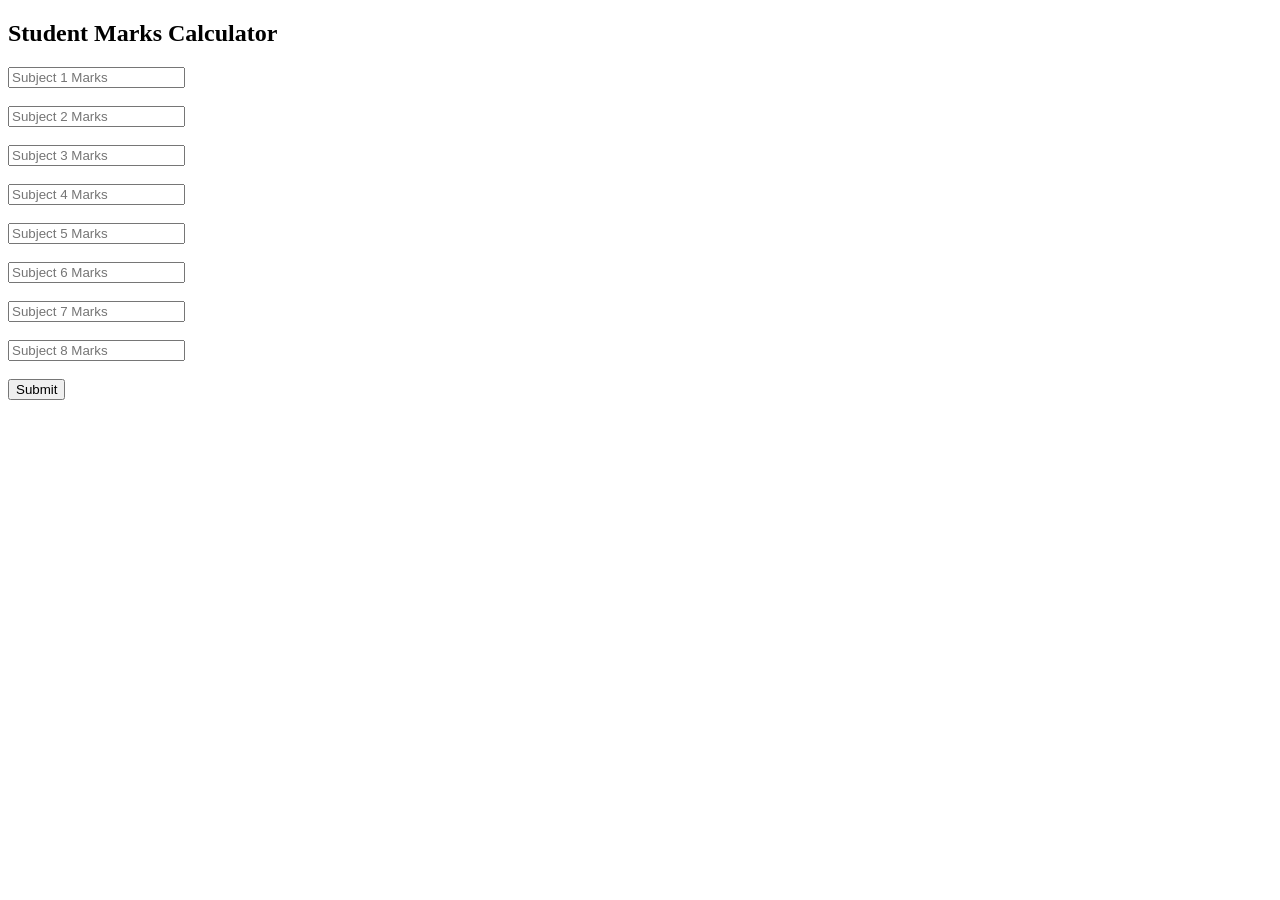
<file: index.html>
<!DOCTYPE html>
<html>
<head>
    <title>Marks Calculator</title>
</head>
<body>

    <h2>Student Marks Calculator</h2>

    <input type="number" id="m1" placeholder="Subject 1 Marks"><br><br>
    <input type="number" id="m2" placeholder="Subject 2 Marks"><br><br>
    <input type="number" id="m3" placeholder="Subject 3 Marks"><br><br>
    <input type="number" id="m4" placeholder="Subject 4 Marks"><br><br>
    <input type="number" id="m5" placeholder="Subject 5 Marks"><br><br>
    <input type="number" id="m6" placeholder="Subject 6 Marks"><br><br>
    <input type="number" id="m7" placeholder="Subject 7 Marks"><br><br>
    <input type="number" id="m8" placeholder="Subject 8 Marks"><br><br>

    <button onclick="calculateResult()">Submit</button>

    <h3 id="total"></h3>
    <h3 id="result"></h3>

    <script>
        function calculateResult() {

            let m1 = Number(document.getElementById("m1").value);
            let m2 = Number(document.getElementById("m2").value);
            let m3 = Number(document.getElementById("m3").value);
            let m4 = Number(document.getElementById("m4").value);
            let m5 = Number(document.getElementById("m5").value);
            let m6 = Number(document.getElementById("m6").value);
            let m7 = Number(document.getElementById("m7").value);
            let m8 = Number(document.getElementById("m8").value);

            let total = m1 + m2 + m3 + m4 + m5 + m6 + m7 + m8;

            document.getElementById("total").innerHTML =
                "Total Marks: " + total;

            let resultText = "";
            let color = "black";

            if (total > 700) {
                resultText = "Distinction";
                color = "green";
            }
            else if (total > 600) {
                resultText = "First Division";
            }
            else if (total >= 500) {
                resultText = "Second Division";
            }
            else if (total >= 400) {
                resultText = "Third Division";
            }
            else {
                resultText = "Fail";
                color = "red";
            }

            document.getElementById("result").innerHTML =
                "Result: " + resultText;

            document.getElementById("result").style.color = color;
        }
    </script>

</body>
</html>
</file>
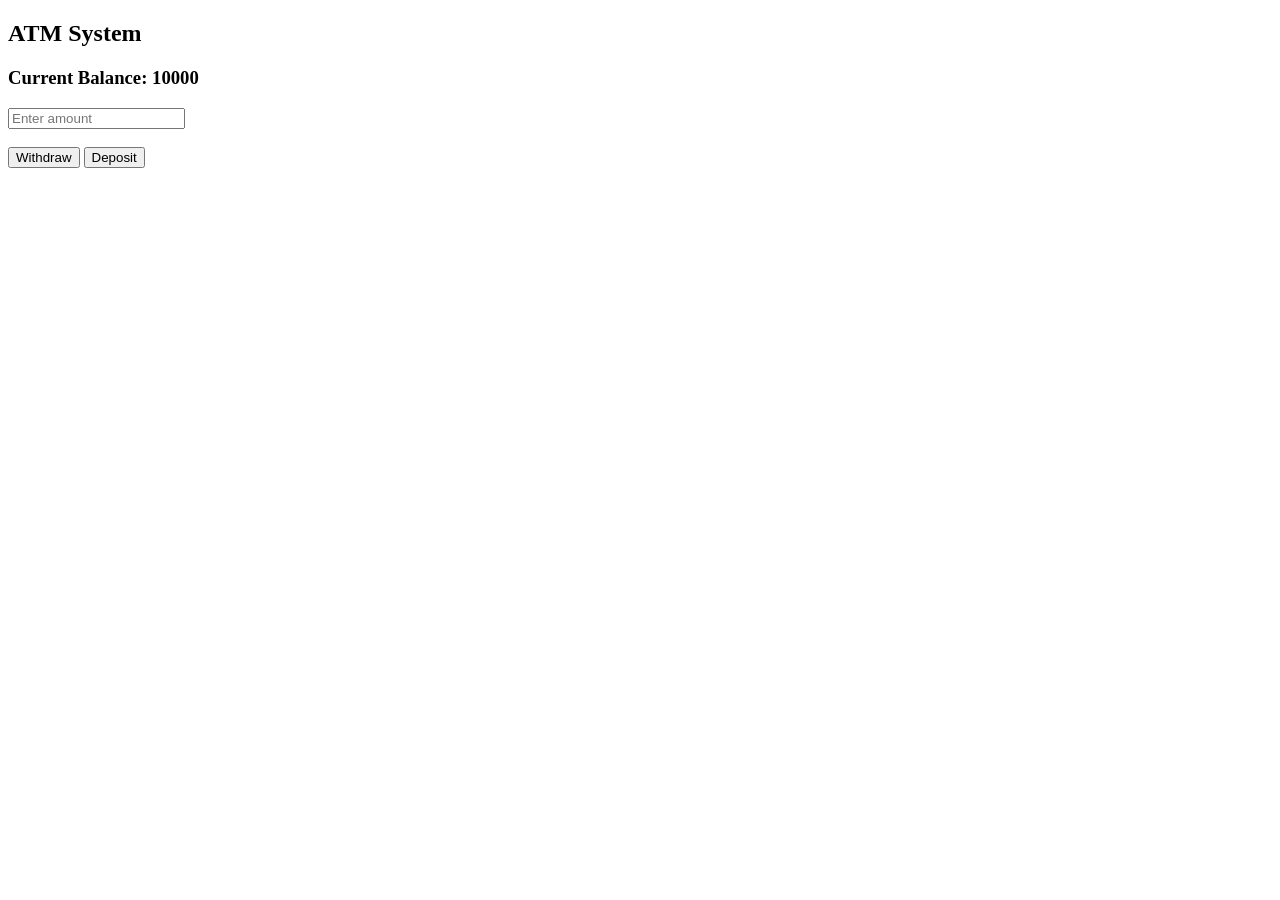
<file: Week2/index.html>
<!DOCTYPE html>
<html lang="en">
<head>
    <title>Simple ATM</title>
</head>
<body>

    <h2>ATM System</h2>

    <h3 id="balance">Current Balance: 10000</h3>

    <input type="number" id="amount" placeholder="Enter amount">
    <br><br>

    <button onclick="withdrawMoney()">Withdraw</button>
    <button onclick="depositMoney()">Deposit</button>

<script>

let balance = 10000;
let pin = "1234";

function withdrawMoney() {

    let amount = Number(document.getElementById("amount").value);

    if(amount <= 0){
        alert("Enter valid amount");
        return;
    }

    if(amount % 100 !== 0){
        alert("Amount must be multiple of 100");
        return;
    }

    if(amount > balance){
        alert("Insufficient Balance");
        return;
    }

    let userPin = prompt("Enter PIN");

    if(userPin == pin){

        balance = balance - amount;

        document.getElementById("balance").innerText =
        "Current Balance: " + balance;

        alert("Withdrawal Successful");

    }else{
        alert("Wrong PIN");
    }
}

function depositMoney(){

    let amount = Number(document.getElementById("amount").value);

    if(amount <= 0){
        alert("Enter valid amount");
        return;
    }

    if(amount % 100 !== 0){
        alert("Amount must be multiple of 100");
        return;
    }

    let userPin = prompt("Enter PIN");

    if(userPin == pin){

        balance = balance + amount;

        document.getElementById("balance").innerText =
        "Current Balance: " + balance;

        alert("Deposit Successful");

    }else{
        alert("Wrong PIN");
    }
}

</script>

</body>
</html>
</file>
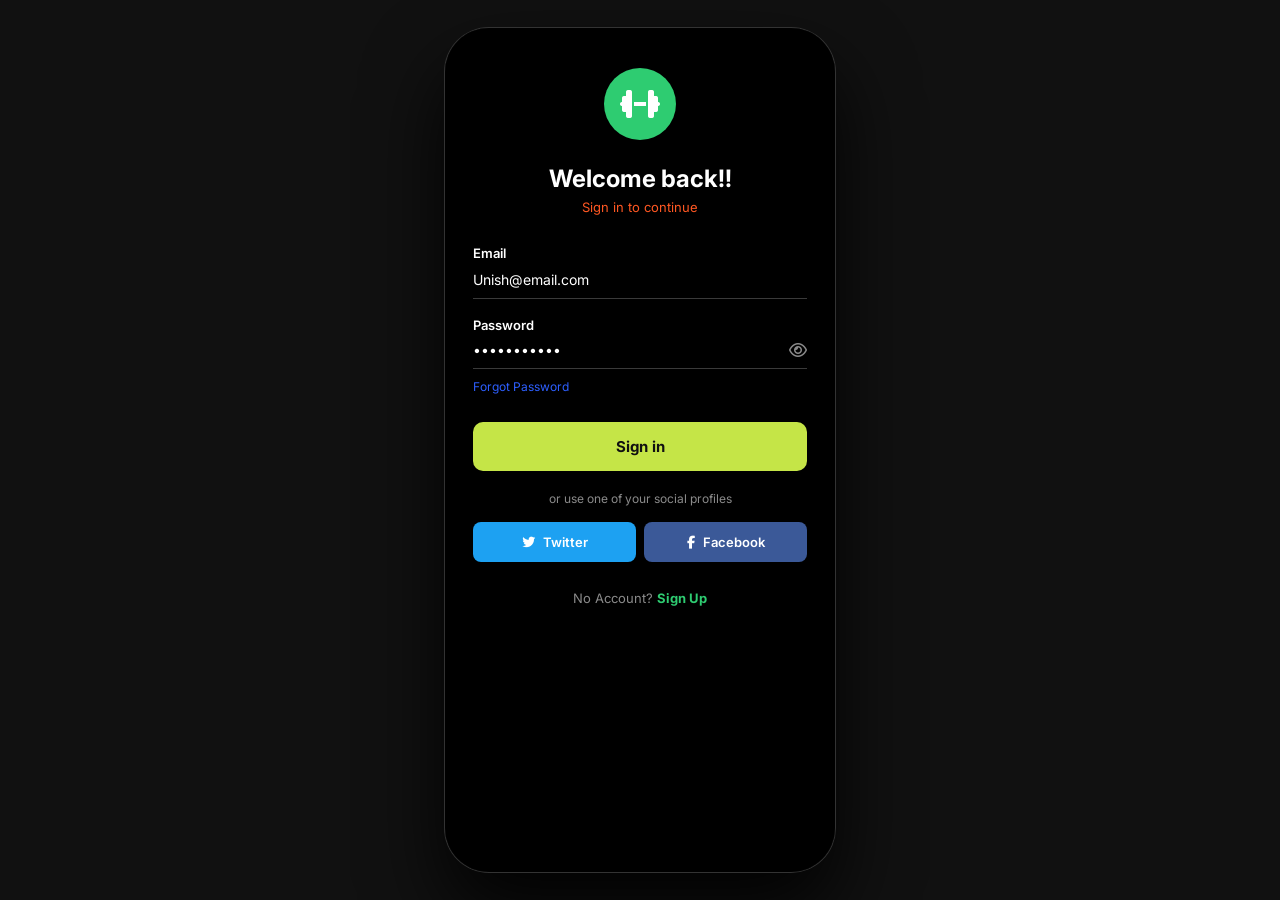
<file: Week 8/Gym/index.html>
<!DOCTYPE html>
<html lang="en">
<head>
  <meta charset="UTF-8" />
  <meta name="viewport" content="width=device-width, initial-scale=1.0, maximum-scale=1.0" />
  <title>GymApp</title>

  <!-- Google Fonts -->
  <link rel="preconnect" href="https://fonts.googleapis.com" />
  <link href="https://fonts.googleapis.com/css2?family=Inter:wght@400;600;700;800&display=swap" rel="stylesheet" />

  <!-- Font Awesome 6 (icons) -->
  <link rel="stylesheet" href="https://cdnjs.cloudflare.com/ajax/libs/font-awesome/6.5.0/css/all.min.css" />

  <!-- App styles -->
  <link rel="stylesheet" href="style.css" />
</head>
<body>

<div id="phone">

  <!-- ══════════════════════════════════
       SIGN IN SCREEN
  ══════════════════════════════════ -->
  <div id="screen-signin" class="screen active">
    <div class="scroll-content">
      <div class="content safe-top">

        <!-- Logo -->
        <div class="logo-circle">
          <i class="fa-solid fa-dumbbell"></i>
        </div>

        <h1>Welcome back!!</h1>
        <p class="subtitle">Sign in to continue</p>

        <div class="form">
          <label class="field-label" style="margin-top:0">Email</label>
          <input class="text-input" id="si-email" type="email"
                 value="Unish@email.com" placeholder="Email" />

          <label class="field-label">Password</label>
          <div class="password-row">
            <input id="si-password" type="password"
                   value="password123" placeholder="Password" />
            <button class="eye-btn" onclick="toggleEye()">
              <i class="fa-regular fa-eye" id="eye-icon"></i>
            </button>
          </div>

          <button class="forgot-link">Forgot Password</button>

          <button class="btn-primary" onclick="go('home')">Sign in</button>

          <p class="or-text">or use one of your social profiles</p>

          <div class="social-row">
            <button class="social-btn" style="background:var(--twitter)">
              <i class="fa-brands fa-twitter"></i> Twitter
            </button>
            <button class="social-btn" style="background:var(--facebook)">
              <i class="fa-brands fa-facebook-f"></i> Facebook
            </button>
          </div>

          <div class="signup-row">
            <span>No Account?&nbsp;</span>
            <button class="link-btn" onclick="go('create')">Sign Up</button>
          </div>
        </div>

      </div>
    </div>
  </div><!-- /screen-signin -->


  <!-- ══════════════════════════════════
       CREATE ACCOUNT SCREEN
  ══════════════════════════════════ -->
  <div id="screen-create" class="screen">
    <div class="scroll-content">
      <div class="content safe-top" style="padding:50px 28px 30px">

        <h1>Create Account</h1>

        <label class="field-label" style="margin-top:0">Full Name</label>
        <input class="text-input" type="text"
               value="Unish Kadel" placeholder="Full Name" />

        <label class="field-label">Email</label>
        <input class="text-input" type="email"
               value="Unish@mail.com" placeholder="Email" />

        <label class="field-label">Phone</label>
        <input class="text-input" type="tel"
               value="+977 98XXXXXXXX" placeholder="Phone" />

        <label class="field-label">Password</label>
        <input class="text-input" type="password"
               value="password123" placeholder="Password" />

        <div class="checkbox-row" onclick="toggleCheck(this)">
          <div class="checkbox checked">
            <i class="fa-solid fa-check"></i>
          </div>
          <p class="agree-text">
            I agree to the <a href="#">Terms of Services</a> and
            <a href="#">Privacy Policy.</a>
          </p>
        </div>

        <button class="btn-primary" onclick="go('home')">Continue</button>

        <div class="signin-row" style="margin-top:24px">
          <span>Have an Account?&nbsp;</span>
          <button class="link-btn" onclick="go('signin')">Sign In</button>
        </div>

      </div>
    </div>
  </div><!-- /screen-create -->


  <!-- ══════════════════════════════════
       HOME SCREEN
  ══════════════════════════════════ -->
  <div id="screen-home" class="screen">

    <div class="top-bar safe-top">
      <button class="icon-btn" onclick="go('members')">
        <i class="fa-solid fa-bars"></i>
      </button>
      <button class="icon-btn">
        <i class="fa-regular fa-bell"></i>
      </button>
    </div>

    <div class="scroll-content px20">
      <p class="greeting">Hello, Unish 👋</p>
      <p class="sub-greeting">Ready for today's workout?</p>

      <!-- Streak Card -->
      <div class="streak-card">
        <div class="streak-header">
          <div class="streak-left">
            <i class="fa-solid fa-fire"></i>
            <span class="streak-title">43 Days streak</span>
          </div>
          <span class="badge badge-Active">Active</span>
        </div>
        <div class="week-row">
          <div class="day-circle" style="background:#e74c3c"><span>S</span></div>
          <div class="day-circle" style="background:#e74c3c"><span>M</span></div>
          <div class="day-circle" style="background:#2ecc71"><span>T</span></div>
          <div class="day-circle" style="background:#3498db"><span>W</span></div>
          <div class="day-circle" style="background:#2ecc71"><span>T</span></div>
          <div class="day-circle" style="background:#2ecc71"><span>F</span></div>
          <div class="day-circle" style="background:#2ecc71"><span>S</span></div>
        </div>
      </div>

      <!-- Live Busy Card -->
      <div class="card">
        <div class="busy-header">
          <i class="fa-solid fa-circle live-dot"></i>
          <span class="busy-title">Live Busy</span>
        </div>
        <p class="busy-sub">40 members currently in the gym</p>
        <div class="bars-row">
          <div class="bar-wrap"><div class="bar" style="height:20px"></div></div>
          <div class="bar-wrap"><div class="bar" style="height:33px"></div></div>
          <div class="bar-wrap"><div class="bar" style="height:15px"></div></div>
          <div class="bar-wrap"><div class="bar" style="height:40px"></div></div>
          <div class="bar-wrap"><div class="bar" style="height:25px"></div></div>
          <div class="bar-wrap"><div class="bar" style="height:10px"></div></div>
        </div>
        <div class="bars-label">
          <span>6 AM</span><span>12 PM</span><span>6 PM</span>
        </div>
      </div>

      <!-- Subscription Card -->
      <div class="card">
        <div class="sub-header">
          <span class="sub-label">My Subscription</span>
          <span class="badge badge-Active">Active</span>
        </div>
        <p class="sub-days" id="home-days-left">55 Days Left</p>
        <p class="sub-plan">Gym / Aerobic / Zumba</p>
        <p class="sub-price">NPR 24,500</p>
        <div class="progress-bg">
          <div class="progress-fill" id="home-progress-fill"></div>
        </div>
        <p class="progress-label">Membership progress</p>
      </div>
    </div>

    <nav class="bottom-nav">
      <button class="nav-tab active" onclick="go('home')">
        <i class="fa-solid fa-house"></i>
      </button>
      <button class="nav-tab" onclick="go('members')">
        <i class="fa-solid fa-users"></i>
      </button>
      <button class="nav-tab" onclick="go('scan')">
        <i class="fa-solid fa-qrcode"></i>
      </button>
      <button class="nav-tab" onclick="go('schedule')">
        <i class="fa-solid fa-calendar-days"></i>
      </button>
      <button class="nav-tab" onclick="go('profile')">
        <i class="fa-solid fa-circle-user"></i>
      </button>
    </nav>

  </div><!-- /screen-home -->


  <!-- ══════════════════════════════════
       MEMBERS SCREEN
  ══════════════════════════════════ -->
  <div id="screen-members" class="screen">

    <div class="top-bar safe-top">
      <button class="icon-btn">
        <i class="fa-solid fa-bars"></i>
      </button>
      <span class="top-bar-title">Members</span>
      <button class="icon-btn" onclick="go('schedule')">
        <i class="fa-solid fa-plus"></i>
      </button>
    </div>

    <div class="search-wrap">
      <i class="fa-solid fa-magnifying-glass"></i>
      <input id="member-search" type="text"
             placeholder="Search members…"
             oninput="filterMembers(this.value)" />
    </div>

    <div class="member-list" id="member-list">
      <!-- rendered by script.js -->
    </div>

    <nav class="bottom-nav">
      <button class="nav-tab" onclick="go('home')">
        <i class="fa-solid fa-house"></i>
      </button>
      <button class="nav-tab active" onclick="go('members')">
        <i class="fa-solid fa-users"></i>
      </button>
      <button class="nav-tab" onclick="go('scan')">
        <i class="fa-solid fa-qrcode"></i>
      </button>
      <button class="nav-tab" onclick="go('schedule')">
        <i class="fa-solid fa-calendar-days"></i>
      </button>
      <button class="nav-tab" onclick="go('profile')">
        <i class="fa-solid fa-circle-user"></i>
      </button>
    </nav>

  </div><!-- /screen-members -->


  <!-- ══════════════════════════════════
       PROFILE SCREEN
  ══════════════════════════════════ -->
  <div id="screen-profile" class="screen">

    <div class="top-bar safe-top">
      <button class="icon-btn">
        <i class="fa-solid fa-bars"></i>
      </button>
      <span class="top-bar-title">Profile</span>
      <div style="width:32px"></div>
    </div>

    <div class="scroll-content">
      <div class="profile-content">

        <div class="profile-avatar">
          <span>UK</span>
        </div>
        <p class="profile-name">Unish Kadel</p>
        <p class="member-since">Member since Jan 2018</p>

        <div class="package-card">
          <p class="pkg-label">Package</p>
          <p class="pkg-value">Gym / Aerobic / Zumba</p>
          <p class="expires-label">Expires</p>
          <p class="expires-value" id="profile-expires">12 Sep 2026 &bull; 55 days left</p>
        </div>

        <button class="btn-green" onclick="renewMembership()">
          <i class="fa-solid fa-rotate-right" style="margin-right:8px"></i>
          Renew Membership
        </button>

      </div>
    </div>

    <nav class="bottom-nav">
      <button class="nav-tab" onclick="go('home')">
        <i class="fa-solid fa-house"></i>
      </button>
      <button class="nav-tab" onclick="go('members')">
        <i class="fa-solid fa-users"></i>
      </button>
      <button class="nav-tab" onclick="go('scan')">
        <i class="fa-solid fa-qrcode"></i>
      </button>
      <button class="nav-tab" onclick="go('schedule')">
        <i class="fa-solid fa-calendar-days"></i>
      </button>
      <button class="nav-tab active" onclick="go('profile')">
        <i class="fa-solid fa-circle-user"></i>
      </button>
    </nav>

  </div><!-- /screen-profile -->


  <!-- ══════════════════════════════════
       SCHEDULE SCREEN
  ══════════════════════════════════ -->
  <div id="screen-schedule" class="screen">

    <div class="top-bar safe-top">
      <button class="icon-btn">
        <i class="fa-solid fa-bars"></i>
      </button>
      <span class="top-bar-title">Schedule</span>
      <button class="icon-btn" onclick="go('members')">
        <i class="fa-solid fa-plus"></i>
      </button>
    </div>

    <!-- Week day picker (built by script.js) -->
    <div class="week-row-sched" id="week-days"></div>
    <p class="date-label" id="date-label">Wednesday, 16 Jun</p>

    <div class="class-list">

      <!-- Aerobics -->
      <div class="class-card" style="border-left-color:var(--blue)"
           onclick="go('profile')">
        <div class="class-header">
          <span class="class-name">Aerobics</span>
          <span class="class-status-pill" style="background:var(--blue)">2 spots</span>
        </div>
        <p class="class-time">
          <i class="fa-regular fa-clock" style="margin-right:4px"></i>
          6:00 PM – 6:30 PM
        </p>
        <div class="instructor-row">
          <div class="instr-avatar" style="background:var(--blue)">RK</div>
          <span class="instr-name">Rushal K.</span>
        </div>
      </div>

      <!-- Strength Training -->
      <div class="class-card" style="border-left-color:var(--green)"
           onclick="go('profile')">
        <div class="class-header">
          <span class="class-name">Strength Training</span>
          <span class="class-status-pill" style="background:var(--green)">Open</span>
        </div>
        <p class="class-time">
          <i class="fa-regular fa-clock" style="margin-right:4px"></i>
          8:00 AM – 10:30 AM
        </p>
        <div class="instructor-row">
          <div class="instr-avatar" style="background:var(--green)">EY</div>
          <span class="instr-name">Eren Y.</span>
        </div>
      </div>

      <!-- Zumba Dance -->
      <div class="class-card" style="border-left-color:var(--red)"
           onclick="go('profile')">
        <div class="class-header">
          <span class="class-name">Zumba Dance</span>
          <span class="class-status-pill" style="background:var(--red)">Booked</span>
        </div>
        <p class="class-time">
          <i class="fa-regular fa-clock" style="margin-right:4px"></i>
          6:00 PM – 7:00 PM
        </p>
        <div class="instructor-row">
          <div class="instr-avatar" style="background:var(--red)">NS</div>
          <span class="instr-name">Nitesh S.</span>
        </div>
      </div>

    </div><!-- /class-list -->

    <nav class="bottom-nav">
      <button class="nav-tab" onclick="go('home')">
        <i class="fa-solid fa-house"></i>
      </button>
      <button class="nav-tab" onclick="go('members')">
        <i class="fa-solid fa-users"></i>
      </button>
      <button class="nav-tab" onclick="go('scan')">
        <i class="fa-solid fa-qrcode"></i>
      </button>
      <button class="nav-tab active" onclick="go('schedule')">
        <i class="fa-solid fa-calendar-days"></i>
      </button>
      <button class="nav-tab" onclick="go('profile')">
        <i class="fa-solid fa-circle-user"></i>
      </button>
    </nav>

  </div><!-- /screen-schedule -->


  <!-- ══════════════════════════════════
       SCAN SCREEN (Gym Door Entry)
  ══════════════════════════════════ -->
  <div id="screen-scan" class="screen">

    <div class="top-bar safe-top">
      <button class="icon-btn">
        <i class="fa-solid fa-bars"></i>
      </button>
      <span class="top-bar-title">Scan to Enter</span>
      <div style="width:32px"></div>
    </div>

    <div class="scroll-content">
      <div class="scan-content">

        <p class="scan-instructions">
          Point your camera at the gym entrance QR code to unlock the door
        </p>

        <div class="scanner-frame" id="scanner-frame">
          <div class="scanner-viewport" id="scanner-viewport">
            <div class="scanner-corner tl"></div>
            <div class="scanner-corner tr"></div>
            <div class="scanner-corner bl"></div>
            <div class="scanner-corner br"></div>
            <div class="scanner-line" id="scanner-line"></div>

            <div class="scanner-result" id="scanner-result">
              <div class="door-icon-wrap">
                <i class="fa-solid fa-door-open"></i>
              </div>
              <p class="scan-success-text">Door Unlocked</p>
              <p class="scan-success-sub">Welcome in, Unish!</p>
            </div>
          </div>
        </div>

        <p class="scan-status" id="scan-status">Tap below to start scanning</p>

        <button class="btn-primary" id="scan-btn" onclick="startScan()">
          <i class="fa-solid fa-qrcode" style="margin-right:8px"></i>
          Scan QR Code
        </button>

      </div>
    </div>

    <nav class="bottom-nav">
      <button class="nav-tab" onclick="go('home')">
        <i class="fa-solid fa-house"></i>
      </button>
      <button class="nav-tab" onclick="go('members')">
        <i class="fa-solid fa-users"></i>
      </button>
      <button class="nav-tab active" onclick="go('scan')">
        <i class="fa-solid fa-qrcode"></i>
      </button>
      <button class="nav-tab" onclick="go('schedule')">
        <i class="fa-solid fa-calendar-days"></i>
      </button>
      <button class="nav-tab" onclick="go('profile')">
        <i class="fa-solid fa-circle-user"></i>
      </button>
    </nav>

  </div><!-- /screen-scan -->

</div><!-- /phone -->

<!-- App logic -->
<script src="script.js"></script>
</body>
</html>
</file>
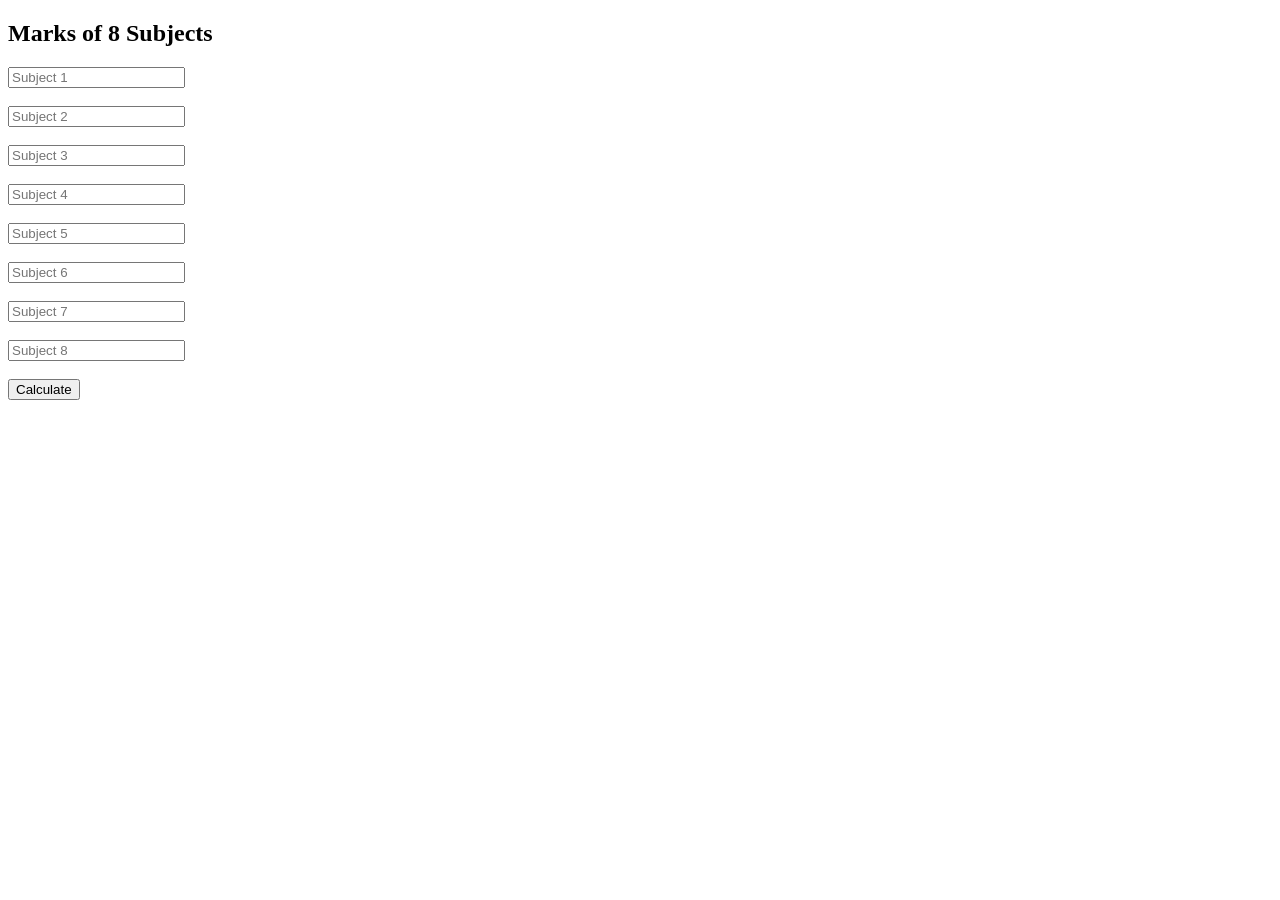
<file: Week2/Calculator/index.html>
<!DOCTYPE html>
<html>
<head>
    <title>Marks Calculator</title>
</head>
<body>

    <h2>Marks of 8 Subjects</h2>

    <input type="number" id="s1" placeholder="Subject 1"><br><br>
    <input type="number" id="s2" placeholder="Subject 2"><br><br>
    <input type="number" id="s3" placeholder="Subject 3"><br><br>
    <input type="number" id="s4" placeholder="Subject 4"><br><br>
    <input type="number" id="s5" placeholder="Subject 5"><br><br>
    <input type="number" id="s6" placeholder="Subject 6"><br><br>
    <input type="number" id="s7" placeholder="Subject 7"><br><br>
    <input type="number" id="s8" placeholder="Subject 8"><br><br>

    <button onclick="calculate()">Calculate</button>

    <h3 id="result"></h3>

    <!-- Link JavaScript File -->
    <script src="script.js"></script>

</body>
</html>
</file>
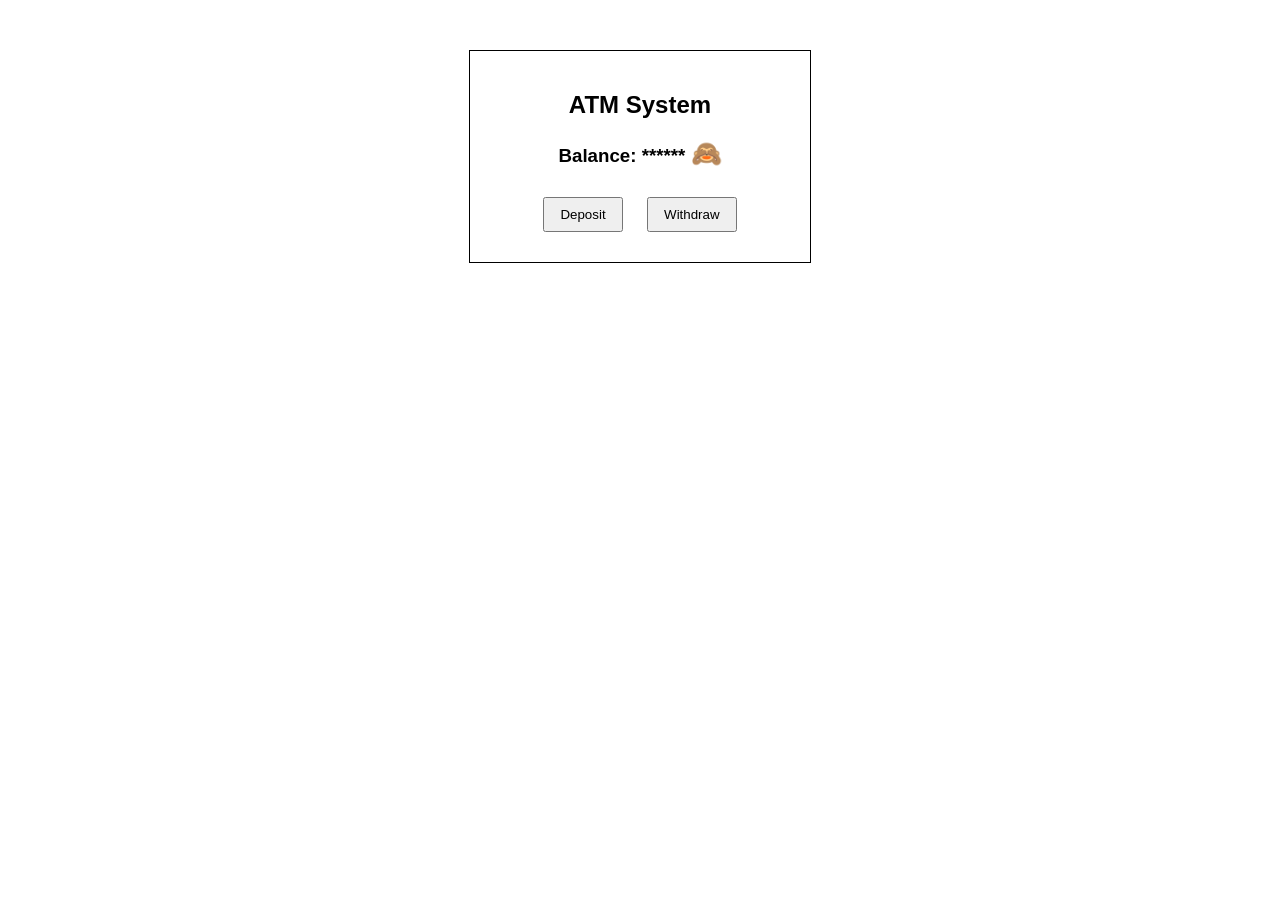
<file: Week2/Eyeicon.html>
<!DOCTYPE html>
<html>
<head>
<title>ATM System using jQuery</title>

<script src="https://code.jquery.com/jquery-3.6.0.min.js"></script>

<style>

body{
    text-align:center;
    font-family:Arial;
    margin-top:50px;
}

.container{
    width:300px;
    margin:auto;
    border:1px solid black;
    padding:20px;
}

button{
    padding:8px 15px;
    margin:10px;
}

#amountBox{
    display:none;
}

.eye{
    font-size:25px;
    cursor:pointer;
}

</style>

</head>

<body>

<div class="container">

<h2>ATM System</h2>

<h3>
Balance: <span id="balance">******</span>

<span class="eye" id="eye">🙈</span>
</h3>

<button id="depositBtn">Deposit</button>

<button id="withdrawBtn">Withdraw</button>

<div id="amountBox">

<input type="number" id="amount" placeholder="Enter amount">

<br><br>

<button id="submitBtn">Submit</button>

</div>

</div>

<script>

$(document).ready(function(){

let balance = 5000;
let visible = false;
let action="";

$("#eye").click(function(){

if(visible){

$("#balance").text("******");
$("#eye").text("🙈");
visible=false;

}
else{

$("#balance").text(balance);
$("#eye").text("👁️");
visible=true;

}

});


$("#depositBtn").click(function(){

action="deposit";
$("#amountBox").show();

});


$("#withdrawBtn").click(function(){

action="withdraw";
$("#amountBox").show();

});


$("#submitBtn").click(function(){

let amount = Number($("#amount").val());

if(action=="deposit"){

balance += amount;

}

else if(action=="withdraw"){

if(amount<=balance){

balance -= amount;

}
else{

alert("Insufficient Balance");
return;

}

}

if(visible){

$("#balance").text(balance);

}

$("#amount").val("");

alert(action+" successful");

});

});

</script>

</body>
</html>
</file>
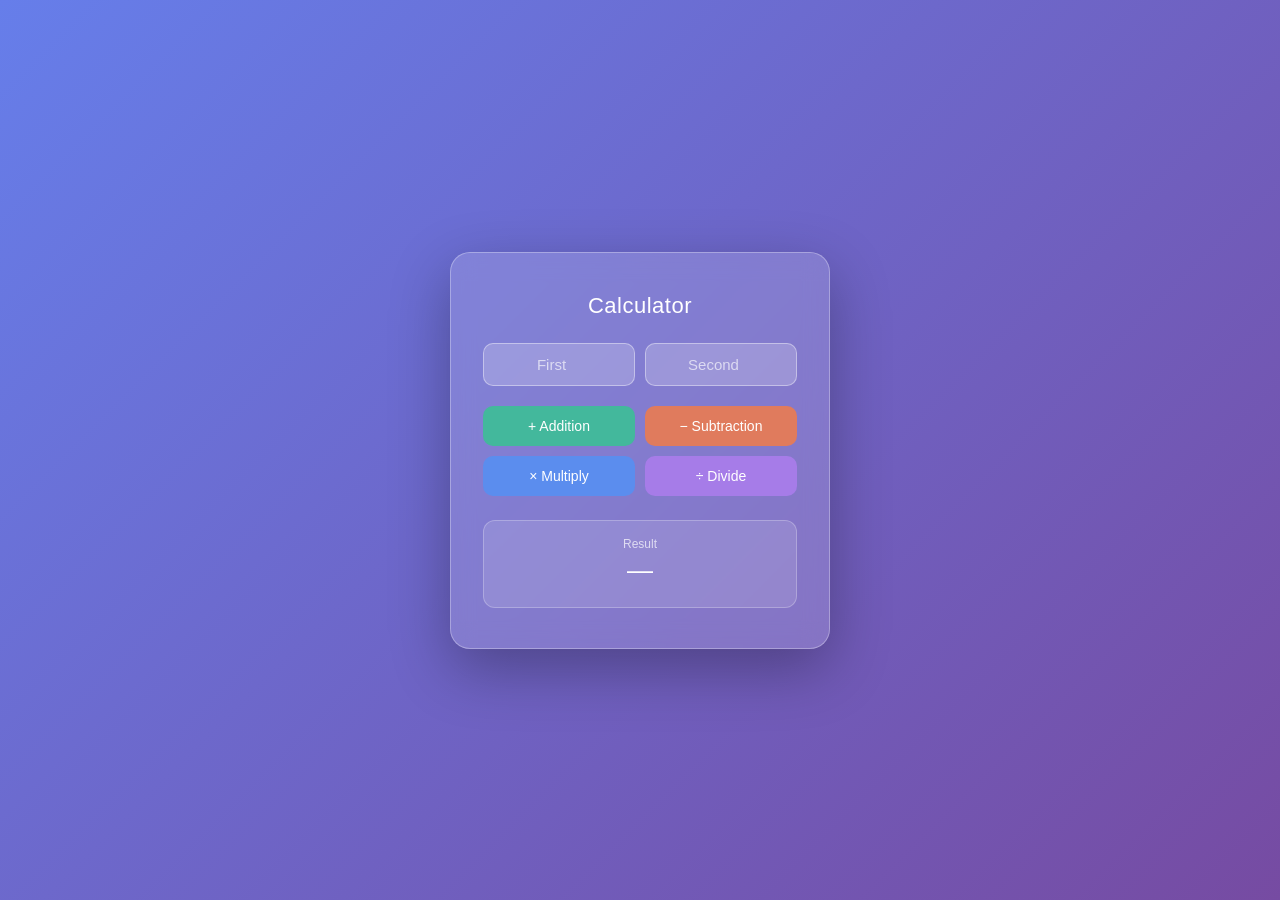
<file: Week2/Math.html>
<!DOCTYPE html>
<html>
<head>
  <title>Calculator</title>
  <style>
    * { box-sizing: border-box; margin: 0; padding: 0; }

    body {
      font-family: Arial, sans-serif;
      min-height: 100vh;
      background: linear-gradient(135deg, #667eea 0%, #764ba2 100%);
      display: flex;
      align-items: center;
      justify-content: center;
      padding: 2rem;
    }

    .calc-card {
      background: rgba(255, 255, 255, 0.15);
      backdrop-filter: blur(12px);
      -webkit-backdrop-filter: blur(12px);
      border-radius: 20px;
      border: 1px solid rgba(255, 255, 255, 0.3);
      padding: 2.5rem 2rem;
      width: 100%;
      max-width: 380px;
      box-shadow: 0 20px 60px rgba(0, 0, 0, 0.3);
      text-align: center;
    }

    h1 {
      color: #fff;
      font-size: 22px;
      font-weight: 500;
      margin-bottom: 1.5rem;
      letter-spacing: 0.5px;
    }

    .calc-inputs {
      display: flex;
      gap: 10px;
      margin-bottom: 1.25rem;
    }

    .calc-inputs input {
      flex: 1;
      padding: 12px 10px;
      border-radius: 10px;
      border: 1px solid rgba(255, 255, 255, 0.4);
      background: rgba(255, 255, 255, 0.2);
      color: #fff;
      font-size: 15px;
      outline: none;
      text-align: center;
      width: 0;
    }

    .calc-inputs input::placeholder {
      color: rgba(255, 255, 255, 0.65);
    }

    .calc-inputs input:focus {
      border-color: rgba(255, 255, 255, 0.8);
      background: rgba(255, 255, 255, 0.28);
    }

    .btn-grid {
      display: grid;
      grid-template-columns: 1fr 1fr;
      gap: 10px;
      margin-bottom: 1.5rem;
    }

    .btn-grid button {
      padding: 12px;
      border-radius: 10px;
      border: none;
      cursor: pointer;
      font-size: 14px;
      font-weight: 500;
      color: #fff;
      transition: transform 0.1s, opacity 0.1s;
    }

    .btn-grid button:active {
      transform: scale(0.96);
      opacity: 0.85;
    }

    .btn-add { background: #43b89c; }
    .btn-sub { background: #e07b5d; }
    .btn-mul { background: #5b8dee; }
    .btn-div { background: #a67ce8; }

    .result-box {
      background: rgba(255, 255, 255, 0.12);
      border-radius: 12px;
      padding: 1rem 1.25rem;
      border: 1px solid rgba(255, 255, 255, 0.25);
    }

    .result-label {
      font-size: 12px;
      color: rgba(255, 255, 255, 0.7);
      margin-bottom: 4px;
    }

    .result-val {
      font-size: 26px;
      font-weight: 500;
      color: #fff;
      min-height: 36px;
    }
  </style>
</head>
<body>

  <div class="calc-card">
    <h1>Calculator</h1>

    <div class="calc-inputs">
      <input type="number" id="num1" placeholder="First">
      <input type="number" id="num2" placeholder="Second">
    </div>

    <div class="btn-grid">
      <button class="btn-add" onclick="calc('+')">+ Addition</button>
      <button class="btn-sub" onclick="calc('-')">− Subtraction</button>
      <button class="btn-mul" onclick="calc('*')">× Multiply</button>
      <button class="btn-div" onclick="calc('/')">÷ Divide</button>
    </div>

    <div class="result-box">
      <p class="result-label">Result</p>
      <p class="result-val" id="result">—</p>
    </div>
  </div>

  <script>
    function calc(op) {
      const a = parseFloat(document.getElementById('num1').value);
      const b = parseFloat(document.getElementById('num2').value);

      if (isNaN(a) || isNaN(b)) {
        document.getElementById('result').textContent = 'Enter both numbers';
        return;
      }

      let res;
      if (op === '+') res = a + b;
      else if (op === '-') res = a - b;
      else if (op === '*') res = a * b;
      else {
        if (b === 0) {
          document.getElementById('result').textContent = 'Cannot divide by 0';
          return;
        }
        res = a / b;
      }

      document.getElementById('result').textContent = parseFloat(res.toFixed(10)).toString();
    }
  </script>

</body>
</html>
</file>
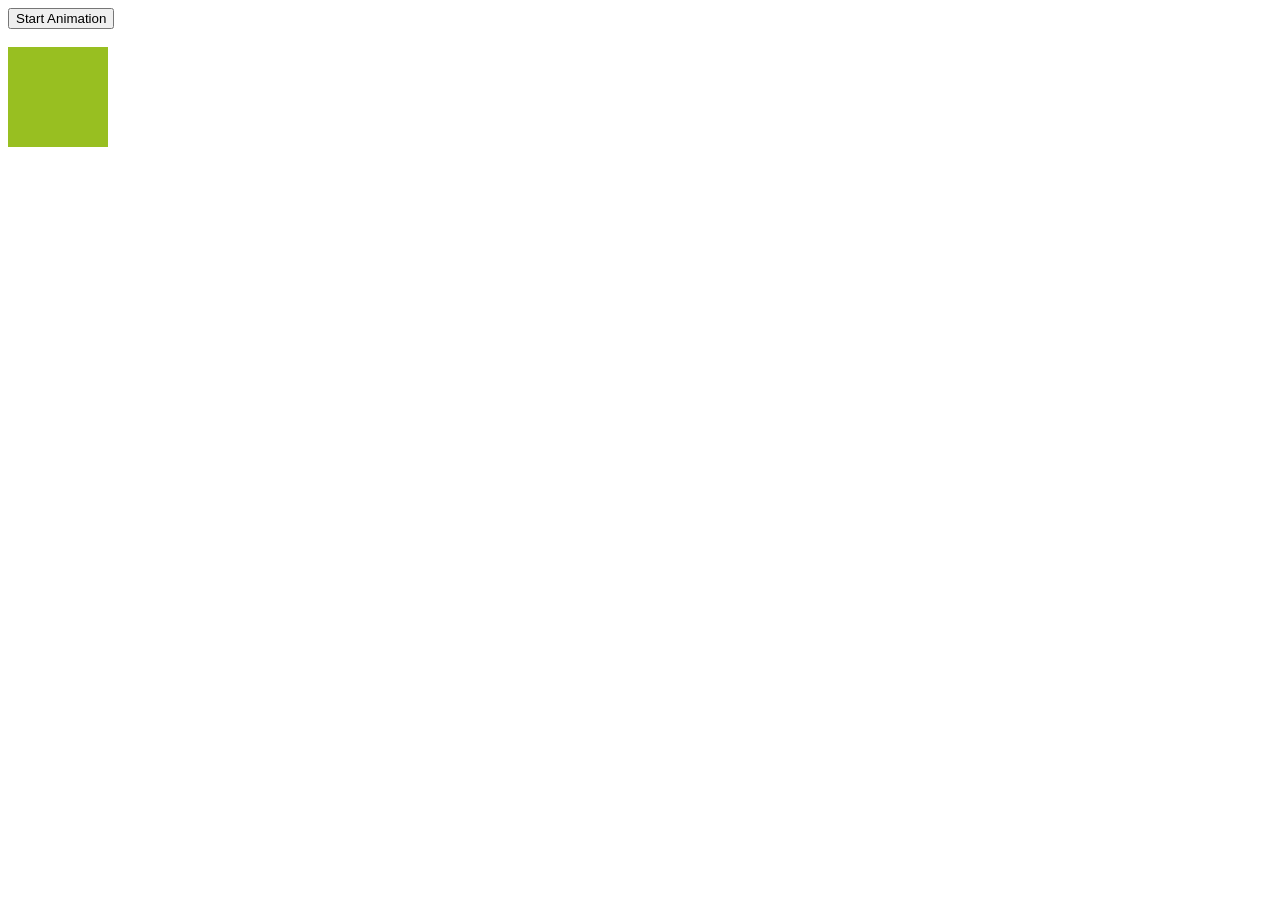
<file: Week3/Animation.html>
<!DOCTYPE html>
<html>
<head>
    <title>Animation Sequence</title>

    <script src="https://ajax.googleapis.com/ajax/libs/jquery/3.7.1/jquery.min.js"></script>

    <script>
    $(document).ready(function(){

        $("button").click(function(){

            var div = $("div");

            div.css({
                top: "0px",
                left: "0px",
                backgroundColor: "#98bf21",
                opacity: 1
            });

            // 1. MOVE DOWN
            div.animate({ top: "200px", opacity: 0.3 }, 1500, function(){

                div.css("background-color", "red");

                // 2. MOVE RIGHT
                div.animate({ left: "200px", opacity: 1 }, 1500, function(){

                    div.css("background-color", "blue");

                    // 3. MOVE UP
                    div.animate({ top: "0px", opacity: 0.5 }, 1500, function(){

                        div.css("background-color", "orange");

                        // 4. MOVE LEFT (back to origin)
                        div.animate({ left: "0px", opacity: 1 }, 1500, function(){

                            div.css("background-color", "#98bf21");

                        });

                    });

                });

            });

        });

    });
    </script>

</head>

<body>

    <button>Start Animation</button>

    <br><br>

    <div style="height:100px;width:100px;background:#98bf21;position:relative;">
    </div>

</body>
</html>
</file>
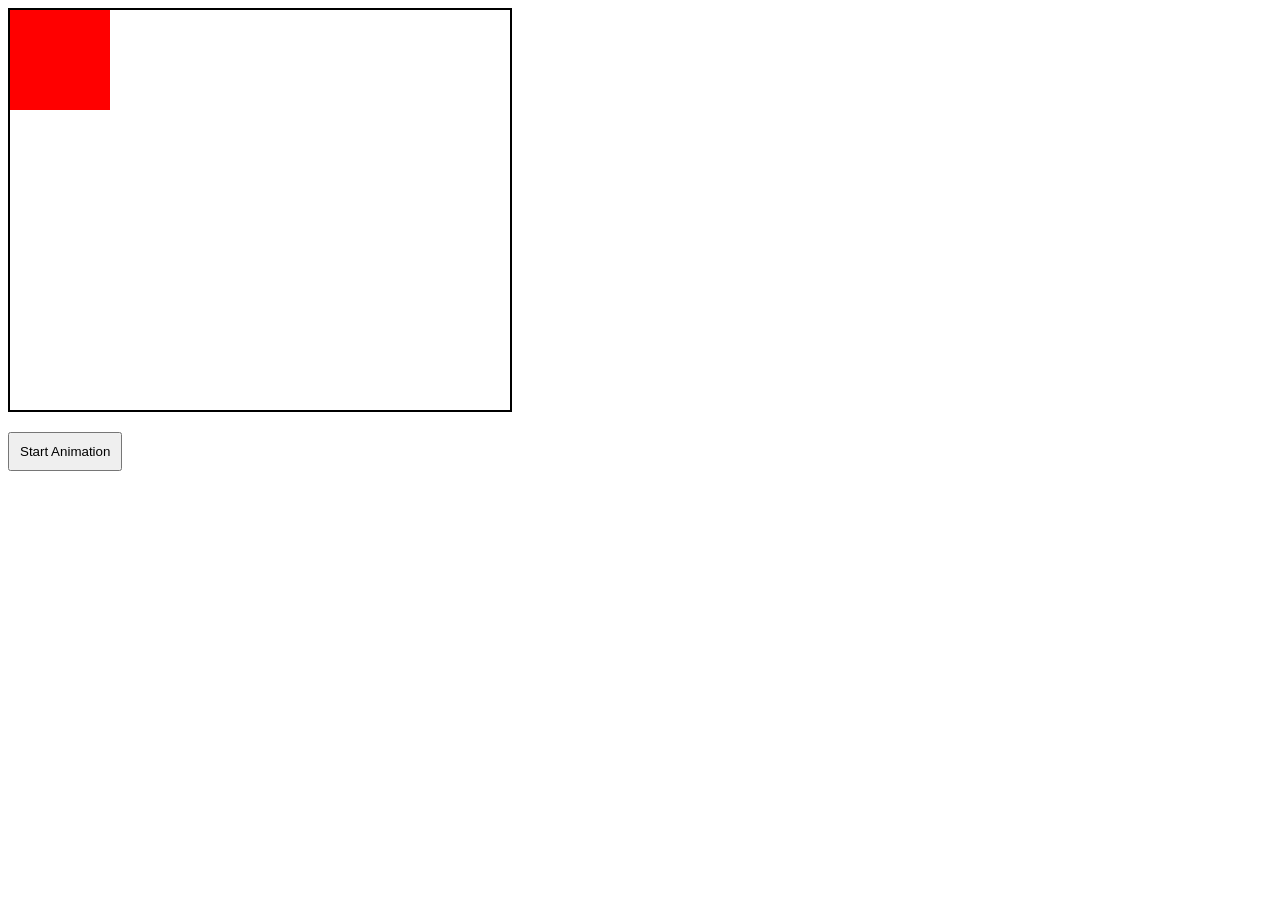
<file: Week3/Animation1.html>
<!DOCTYPE html>
<html lang="en">
<head>
  <meta charset="UTF-8">
  <meta name="viewport" content="width=device-width, initial-scale=1.0">
  <title>Simple Animation</title>

  <script src="https://code.jquery.com/jquery-3.7.1.min.js"></script>

  <style>
    .container{
      width: 500px;
      height: 400px;
      border: 2px solid black;
      position: relative;
    }

    .box{
      width: 100px;
      height: 100px;
      background: red;
      position: absolute;
      top: 0;
      left: 0;
    }

    button{
      margin-top: 20px;
      padding: 10px;
    }
  </style>
</head>
<body>

<div class="container">
  <div class="box"></div>
</div>

<button id="btn">Start Animation</button>

<script>

$("#btn").click(function(){

  $(".box").animate({
    top: "300px"
  },1000,function(){

    $(this).css("background","blue");

    $(this).animate({
      left: "400px"
    },1000,function(){

      $(this).css("background","green");

      $(this).animate({
        top: "0px"
      },1000,function(){

        $(this).css("background","orange");

        $(this).animate({
          left: "0px"
        },1000,function(){

          $(this).css("background","red");

        });

      });

    });

  });

});

</script>

</body>
</html>
</file>
<file: Week 8/Gym/style.css>
/* ─────────────────────────────────────
   GymApp — style.css
   ───────────────────────────────────── */

*, *::before, *::after {
  box-sizing: border-box;
  margin: 0;
  padding: 0;
}

:root {
  --bg:          #000000;
  --card:        #1a1a1a;
  --card-alt:    #141414;
  --border:      #2a2a2a;
  --text:        #ffffff;
  --text-muted:  #8a8a8a;
  --text-dim:    #5a5a5a;
  --primary:     #c5e547;
  --primary-dark:#a8c93a;
  --accent:      #ff5722;
  --green:       #2ecc71;
  --green-dark:  #27ae60;
  --blue:        #2d5fff;
  --red:         #e74c3c;
  --yellow:      #f1c40f;
  --twitter:     #1da1f2;
  --facebook:    #3b5998;
  --input-border:#3a3a3a;
}

html, body {
  height: 100%;
  background: #111;
  display: flex;
  align-items: center;
  justify-content: center;
  font-family: 'Inter', sans-serif;
}

/* ── Phone Shell ── */
#phone {
  width: 390px;
  height: 844px;
  background: var(--bg);
  border-radius: 44px;
  overflow: hidden;
  position: relative;
  box-shadow:
    0 0 0 1px #333,
    0 40px 80px rgba(0,0,0,.9),
    inset 0 0 0 1px #2a2a2a;
  display: flex;
  flex-direction: column;
}

/* ── Screens ── */
.screen {
  display: none;
  flex-direction: column;
  height: 100%;
  background: var(--bg);
  overflow: hidden;
  animation: fadeIn .18s ease;
}
.screen.active { display: flex; }

@keyframes fadeIn {
  from { opacity: 0; }
  to   { opacity: 1; }
}

/* Safe area top (status bar space) */
.safe-top { padding-top: 52px; }

/* Scrollable content */
.scroll-content {
  flex: 1;
  overflow-y: auto;
  -webkit-overflow-scrolling: touch;
  scrollbar-width: none;
}
.scroll-content::-webkit-scrollbar { display: none; }

/* ── Top Bar ── */
.top-bar {
  display: flex;
  justify-content: space-between;
  align-items: center;
  padding: 8px 20px 16px;
  flex-shrink: 0;
}
.top-bar-title {
  color: var(--text);
  font-size: 20px;
  font-weight: 700;
}
.icon-btn {
  background: none;
  border: none;
  cursor: pointer;
  color: var(--text);
  font-size: 22px;
  display: flex;
  align-items: center;
  justify-content: center;
  width: 32px;
  height: 32px;
}
.icon-btn:hover { opacity: .75; }

/* ── Bottom Nav ── */
.bottom-nav {
  display: flex;
  border-top: 1px solid var(--border);
  background: var(--bg);
  flex-shrink: 0;
  padding-bottom: 28px;
}
.nav-tab {
  flex: 1;
  background: none;
  border: none;
  padding: 14px 0 0;
  cursor: pointer;
  display: flex;
  align-items: center;
  justify-content: center;
  color: var(--text);
  font-size: 22px;
  transition: color .15s;
}
.nav-tab.active { color: var(--primary); }
.nav-tab:hover  { color: var(--primary); }

/* ── Status Badge ── */
.badge {
  display: inline-block;
  padding: 3px 8px;
  border-radius: 14px;
  font-size: 10px;
  font-weight: 700;
  white-space: nowrap;
}
.badge-Active   { background: var(--primary); color: #1a1a1a; }
.badge-Expiring { background: var(--yellow);  color: #1a1a1a; }
.badge-Expired  { background: var(--red);     color: #fff; }
.badge-Open     { background: var(--green);   color: #1a1a1a; }
.badge-Booked   { background: var(--red);     color: #fff; }

/* ── Card ── */
.card {
  background: var(--card);
  border-radius: 16px;
  padding: 16px;
  margin-bottom: 16px;
}

/* ── Form Fields ── */
.field-label {
  color: var(--text);
  font-size: 13px;
  font-weight: 600;
  margin-bottom: 8px;
  margin-top: 18px;
  display: block;
}
.text-input {
  width: 100%;
  background: transparent;
  border: none;
  border-bottom: 1px solid var(--input-border);
  color: var(--text);
  font-family: inherit;
  font-size: 14px;
  padding-bottom: 10px;
  outline: none;
}
.text-input::placeholder { color: var(--text-muted); }

/* ── Buttons ── */
.btn-primary {
  width: 100%;
  background: var(--primary);
  border: none;
  border-radius: 10px;
  padding: 15px;
  color: #111;
  font-family: inherit;
  font-size: 15px;
  font-weight: 700;
  cursor: pointer;
  margin-top: 28px;
  transition: opacity .15s;
}
.btn-primary:hover { opacity: .9; }

.btn-green {
  width: 100%;
  background: var(--green-dark);
  border: none;
  border-radius: 10px;
  padding: 15px;
  color: #fff;
  font-family: inherit;
  font-size: 14px;
  font-weight: 700;
  cursor: pointer;
  transition: opacity .15s;
}
.btn-green:hover { opacity: .9; }

.link-btn {
  background: none;
  border: none;
  cursor: pointer;
  color: var(--green);
  font-size: 13px;
  font-weight: 700;
  font-family: inherit;
}

/* ════════════════════════════════════
   SIGN IN SCREEN
   ════════════════════════════════════ */
#screen-signin .scroll-content {
  display: flex;
  flex-direction: column;
}
#screen-signin .content {
  padding: 40px 28px 30px;
  display: flex;
  flex-direction: column;
  align-items: center;
}
.logo-circle {
  width: 72px;
  height: 72px;
  border-radius: 50%;
  background: var(--green);
  display: flex;
  align-items: center;
  justify-content: center;
  font-size: 32px;
  color: #fff;
  margin-bottom: 24px;
}
#screen-signin h1 {
  color: var(--text);
  font-size: 24px;
  font-weight: 700;
  margin-bottom: 6px;
}
#screen-signin .subtitle {
  color: var(--accent);
  font-size: 13px;
  margin-bottom: 30px;
}
#screen-signin .form { width: 100%; }

.password-row {
  display: flex;
  align-items: center;
  border-bottom: 1px solid var(--input-border);
  padding-bottom: 10px;
}
.password-row input {
  flex: 1;
  background: transparent;
  border: none;
  color: var(--text);
  font-family: inherit;
  font-size: 14px;
  outline: none;
}
.password-row input::placeholder { color: var(--text-muted); }

.eye-btn {
  background: none;
  border: none;
  cursor: pointer;
  color: var(--text-muted);
  font-size: 16px;
  display: flex;
  align-items: center;
}

.forgot-link {
  display: block;
  text-align: right;
  margin-top: 10px;
  color: var(--blue);
  font-size: 12px;
  cursor: pointer;
  background: none;
  border: none;
  font-family: inherit;
}

.or-text {
  color: var(--text-muted);
  font-size: 12px;
  text-align: center;
  margin: 20px 0 16px;
}

.social-row { display: flex; gap: 8px; }
.social-btn {
  flex: 1;
  display: flex;
  align-items: center;
  justify-content: center;
  gap: 8px;
  padding: 12px;
  border-radius: 8px;
  border: none;
  color: #fff;
  font-family: inherit;
  font-size: 13px;
  font-weight: 600;
  cursor: pointer;
  transition: opacity .15s;
}
.social-btn:hover { opacity: .9; }

.signup-row {
  display: flex;
  justify-content: center;
  align-items: center;
  margin-top: 28px;
}
.signup-row span { color: var(--text-muted); font-size: 13px; }

/* ════════════════════════════════════
   CREATE ACCOUNT SCREEN
   ════════════════════════════════════ */
#screen-create .content {
  padding: 50px 28px 30px;
}
#screen-create h1 {
  color: var(--text);
  font-size: 24px;
  font-weight: 700;
  margin-bottom: 28px;
}

.checkbox-row {
  display: flex;
  align-items: flex-start;
  gap: 8px;
  margin-top: 22px;
  cursor: pointer;
}
.checkbox {
  width: 16px;
  height: 16px;
  border-radius: 3px;
  border: 1px solid var(--text-muted);
  display: flex;
  align-items: center;
  justify-content: center;
  flex-shrink: 0;
  margin-top: 2px;
  transition: .15s;
}
.checkbox.checked {
  background: var(--primary);
  border-color: var(--primary);
}
.checkbox i { font-size: 9px; color: #111; display: none; }
.checkbox.checked i { display: block; }

.agree-text { color: var(--text-muted); font-size: 12px; line-height: 18px; }
.agree-text a { color: var(--blue); text-decoration: none; }

.signin-row {
  display: flex;
  justify-content: center;
  align-items: center;
  margin-top: 24px;
}
.signin-row span { color: var(--text-muted); font-size: 13px; }

/* ════════════════════════════════════
   HOME SCREEN
   ════════════════════════════════════ */
#screen-home .top-bar { padding-top: 8px; }
.px20 { padding: 0 20px; }
.greeting { color: var(--text); font-size: 22px; font-weight: 700; margin-top: 12px; }
.sub-greeting { color: var(--text-muted); font-size: 13px; margin-top: 2px; margin-bottom: 18px; }

/* Streak card */
.streak-card {
  background: #c5d94f;
  border-radius: 16px;
  padding: 16px;
  margin-bottom: 16px;
}
.streak-header {
  display: flex;
  justify-content: space-between;
  align-items: center;
}
.streak-left { display: flex; align-items: center; gap: 6px; }
.streak-left i { color: var(--accent); font-size: 18px; }
.streak-title { color: #1a1a1a; font-weight: 700; font-size: 15px; }
.week-row {
  display: flex;
  justify-content: space-between;
  margin-top: 14px;
}
.day-circle {
  width: 28px;
  height: 28px;
  border-radius: 50%;
  display: flex;
  align-items: center;
  justify-content: center;
}
.day-circle span { color: #fff; font-size: 12px; font-weight: 700; }

/* Live Busy card */
.busy-header { display: flex; align-items: center; gap: 6px; }
.live-dot { color: var(--red); font-size: 11px; }
.busy-title { color: var(--text); font-weight: 700; font-size: 14px; }
.busy-sub { color: var(--text-muted); font-size: 12px; margin: 4px 0 14px; }
.bars-row {
  display: flex;
  justify-content: space-between;
  align-items: flex-end;
  height: 50px;
}
.bar-wrap { flex: 1; display: flex; justify-content: center; align-items: flex-end; }
.bar {
  width: 14px;
  background: var(--blue);
  border-radius: 4px 4px 0 0;
}
.bars-label {
  display: flex;
  justify-content: space-between;
  margin-top: 8px;
}
.bars-label span { color: var(--text-dim); font-size: 10px; }

/* Subscription card */
.sub-header { display: flex; justify-content: space-between; align-items: center; }
.sub-label   { color: var(--text-muted); font-size: 13px; }
.sub-days    { color: var(--text); font-size: 20px; font-weight: 700; margin-top: 8px; }
.sub-plan,
.sub-price   { color: var(--text-muted); font-size: 12px; margin-top: 4px; }
.progress-bg {
  height: 6px;
  background: #333;
  border-radius: 3px;
  overflow: hidden;
  margin-top: 10px;
}
.progress-fill {
  height: 100%;
  width: 70%;
  background: var(--primary);
  border-radius: 3px;
}
.progress-label { color: var(--text-dim); font-size: 11px; margin-top: 6px; }

/* ════════════════════════════════════
   MEMBERS SCREEN
   ════════════════════════════════════ */
.search-wrap {
  display: flex;
  align-items: center;
  gap: 8px;
  background: var(--card);
  border-radius: 10px;
  padding: 10px 14px;
  margin: 0 20px 14px;
  flex-shrink: 0;
}
.search-wrap i { color: var(--text-muted); font-size: 14px; }
.search-wrap input {
  flex: 1;
  background: transparent;
  border: none;
  color: var(--text);
  font-family: inherit;
  font-size: 13px;
  outline: none;
}
.search-wrap input::placeholder { color: var(--text-muted); }

.member-list {
  padding: 0 20px;
  overflow-y: auto;
  flex: 1;
}
.member-row {
  display: flex;
  align-items: center;
  background: var(--card);
  border-radius: 12px;
  padding: 12px;
  margin-bottom: 10px;
  cursor: pointer;
  transition: opacity .15s;
}
.member-row:hover { opacity: .85; }
.avatar {
  width: 38px;
  height: 38px;
  border-radius: 50%;
  display: flex;
  align-items: center;
  justify-content: center;
  flex-shrink: 0;
  margin-right: 12px;
}
.avatar span { color: #fff; font-weight: 700; font-size: 12px; }
.member-info  { flex: 1; }
.member-name  { color: var(--text); font-weight: 700; font-size: 14px; }
.member-tag   { color: var(--text-muted); font-size: 11px; margin-top: 2px; }

/* ════════════════════════════════════
   PROFILE SCREEN
   ════════════════════════════════════ */
.profile-content {
  padding: 10px 24px 30px;
  display: flex;
  flex-direction: column;
  align-items: center;
}
.profile-avatar {
  width: 70px;
  height: 70px;
  border-radius: 50%;
  background: var(--green);
  display: flex;
  align-items: center;
  justify-content: center;
  margin-bottom: 14px;
}
.profile-avatar span { color: #fff; font-size: 22px; font-weight: 700; }
.profile-name   { color: var(--text); font-size: 18px; font-weight: 700; }
.member-since   { color: var(--text-muted); font-size: 12px; margin-top: 4px; margin-bottom: 26px; }
.package-card {
  background: var(--card);
  border-radius: 14px;
  padding: 18px;
  width: 100%;
  margin-bottom: 20px;
}
.pkg-label    { color: var(--text-muted); font-size: 12px; }
.pkg-value    { color: var(--text); font-weight: 700; font-size: 15px; margin-top: 4px; margin-bottom: 14px; }
.expires-label{ color: var(--text-muted); font-size: 12px; }
.expires-value{ color: var(--text); font-size: 13px; margin-top: 4px; }

/* ════════════════════════════════════
   SCHEDULE SCREEN
   ════════════════════════════════════ */
.week-row-sched {
  display: flex;
  justify-content: space-between;
  padding: 0 20px;
  margin-bottom: 14px;
  flex-shrink: 0;
}
.sched-day {
  width: 32px;
  height: 32px;
  border-radius: 50%;
  background: var(--card);
  display: flex;
  align-items: center;
  justify-content: center;
  cursor: pointer;
  border: none;
  color: var(--text-muted);
  font-size: 12px;
  font-weight: 700;
  font-family: inherit;
  transition: .15s;
}
.sched-day.active { background: var(--red); color: #fff; }
.sched-day:hover  { opacity: .8; }

.date-label {
  color: var(--text-muted);
  font-size: 12px;
  padding: 0 20px;
  margin-bottom: 14px;
  flex-shrink: 0;
}

.class-list {
  padding: 0 20px;
  overflow-y: auto;
  flex: 1;
}
.class-card {
  background: var(--card);
  border-radius: 12px;
  padding: 14px;
  margin-bottom: 12px;
  border-left: 4px solid transparent;
  cursor: pointer;
  transition: opacity .15s;
}
.class-card:hover { opacity: .85; }

.class-header {
  display: flex;
  justify-content: space-between;
  align-items: center;
}
.class-name { color: var(--text); font-weight: 700; font-size: 15px; }
.class-status-pill {
  padding: 4px 10px;
  border-radius: 12px;
  font-size: 10px;
  font-weight: 700;
  color: #fff;
}
.class-time { color: var(--text-muted); font-size: 12px; margin: 4px 0 12px; }
.instructor-row { display: flex; align-items: center; gap: 8px; }
.instr-avatar {
  width: 24px;
  height: 24px;
  border-radius: 50%;
  display: flex;
  align-items: center;
  justify-content: center;
  font-size: 9px;
  font-weight: 700;
  color: #fff;
  flex-shrink: 0;
}
.instr-name { color: var(--text); font-size: 12px; }

/* ════════════════════════════════════
   SCAN SCREEN (QR Door Entry)
   ════════════════════════════════════ */
.scan-content {
  padding: 10px 28px 30px;
  display: flex;
  flex-direction: column;
  align-items: center;
}

.scan-instructions {
  color: var(--text-muted);
  font-size: 13px;
  text-align: center;
  line-height: 1.5;
  margin-bottom: 28px;
}

.scanner-frame {
  width: 100%;
  display: flex;
  justify-content: center;
  margin-bottom: 24px;
}

.scanner-viewport {
  position: relative;
  width: 240px;
  height: 240px;
  background: #0d0d0d;
  border-radius: 20px;
  overflow: hidden;
  display: flex;
  align-items: center;
  justify-content: center;
  background-image:
    linear-gradient(rgba(197, 229, 71, 0.04) 1px, transparent 1px),
    linear-gradient(90deg, rgba(197, 229, 71, 0.04) 1px, transparent 1px);
  background-size: 20px 20px;
}

.scanner-corner {
  position: absolute;
  width: 34px;
  height: 34px;
  border: 3px solid var(--primary);
  opacity: 0.9;
}

.scanner-corner.tl { top: 14px; left: 14px; border-right: none; border-bottom: none; border-radius: 8px 0 0 0; }
.scanner-corner.tr { top: 14px; right: 14px; border-left: none; border-bottom: none; border-radius: 0 8px 0 0; }
.scanner-corner.bl { bottom: 14px; left: 14px; border-right: none; border-top: none; border-radius: 0 0 0 8px; }
.scanner-corner.br { bottom: 14px; right: 14px; border-left: none; border-top: none; border-radius: 0 0 8px 0; }

.scanner-line {
  position: absolute;
  left: 14px;
  right: 14px;
  top: 14px;
  height: 2px;
  background: var(--primary);
  box-shadow: 0 0 10px 2px rgba(197, 229, 71, 0.7);
  opacity: 0;
}

.scanner-viewport.scanning .scanner-line {
  opacity: 1;
  animation: scanSweep 1.4s ease-in-out infinite;
}

.scanner-viewport.scanning .scanner-corner {
  border-color: var(--primary);
  animation: cornerPulse 1.4s ease-in-out infinite;
}

@keyframes scanSweep {
  0%   { top: 14px; }
  50%  { top: 212px; }
  100% { top: 14px; }
}

@keyframes cornerPulse {
  0%, 100% { opacity: 0.6; }
  50%      { opacity: 1; }
}

.scanner-result {
  position: absolute;
  inset: 0;
  display: flex;
  flex-direction: column;
  align-items: center;
  justify-content: center;
  gap: 6px;
  background: rgba(13, 13, 13, 0.97);
  opacity: 0;
  transform: scale(0.9);
  transition: opacity .25s ease, transform .25s ease;
  pointer-events: none;
}

.scanner-viewport.success .scanner-result {
  opacity: 1;
  transform: scale(1);
}

.scanner-viewport.success .scanner-corner {
  border-color: var(--green);
}

.door-icon-wrap {
  width: 56px;
  height: 56px;
  border-radius: 50%;
  background: var(--green);
  display: flex;
  align-items: center;
  justify-content: center;
  font-size: 26px;
  color: #fff;
  margin-bottom: 6px;
  animation: doorPop .35s ease;
}

@keyframes doorPop {
  0%   { transform: scale(0.4); opacity: 0; }
  60%  { transform: scale(1.08); opacity: 1; }
  100% { transform: scale(1); }
}

.scan-success-text {
  color: var(--green);
  font-size: 16px;
  font-weight: 700;
}

.scan-success-sub {
  color: var(--text-muted);
  font-size: 12px;
}

.scan-status {
  color: var(--text-muted);
  font-size: 13px;
  margin-bottom: 20px;
  min-height: 18px;
}

#screen-scan .btn-primary {
  margin-top: 0;
  display: flex;
  align-items: center;
  justify-content: center;
}

#screen-scan .btn-primary:disabled {
  opacity: 0.7;
  cursor: default;
}
</file>
